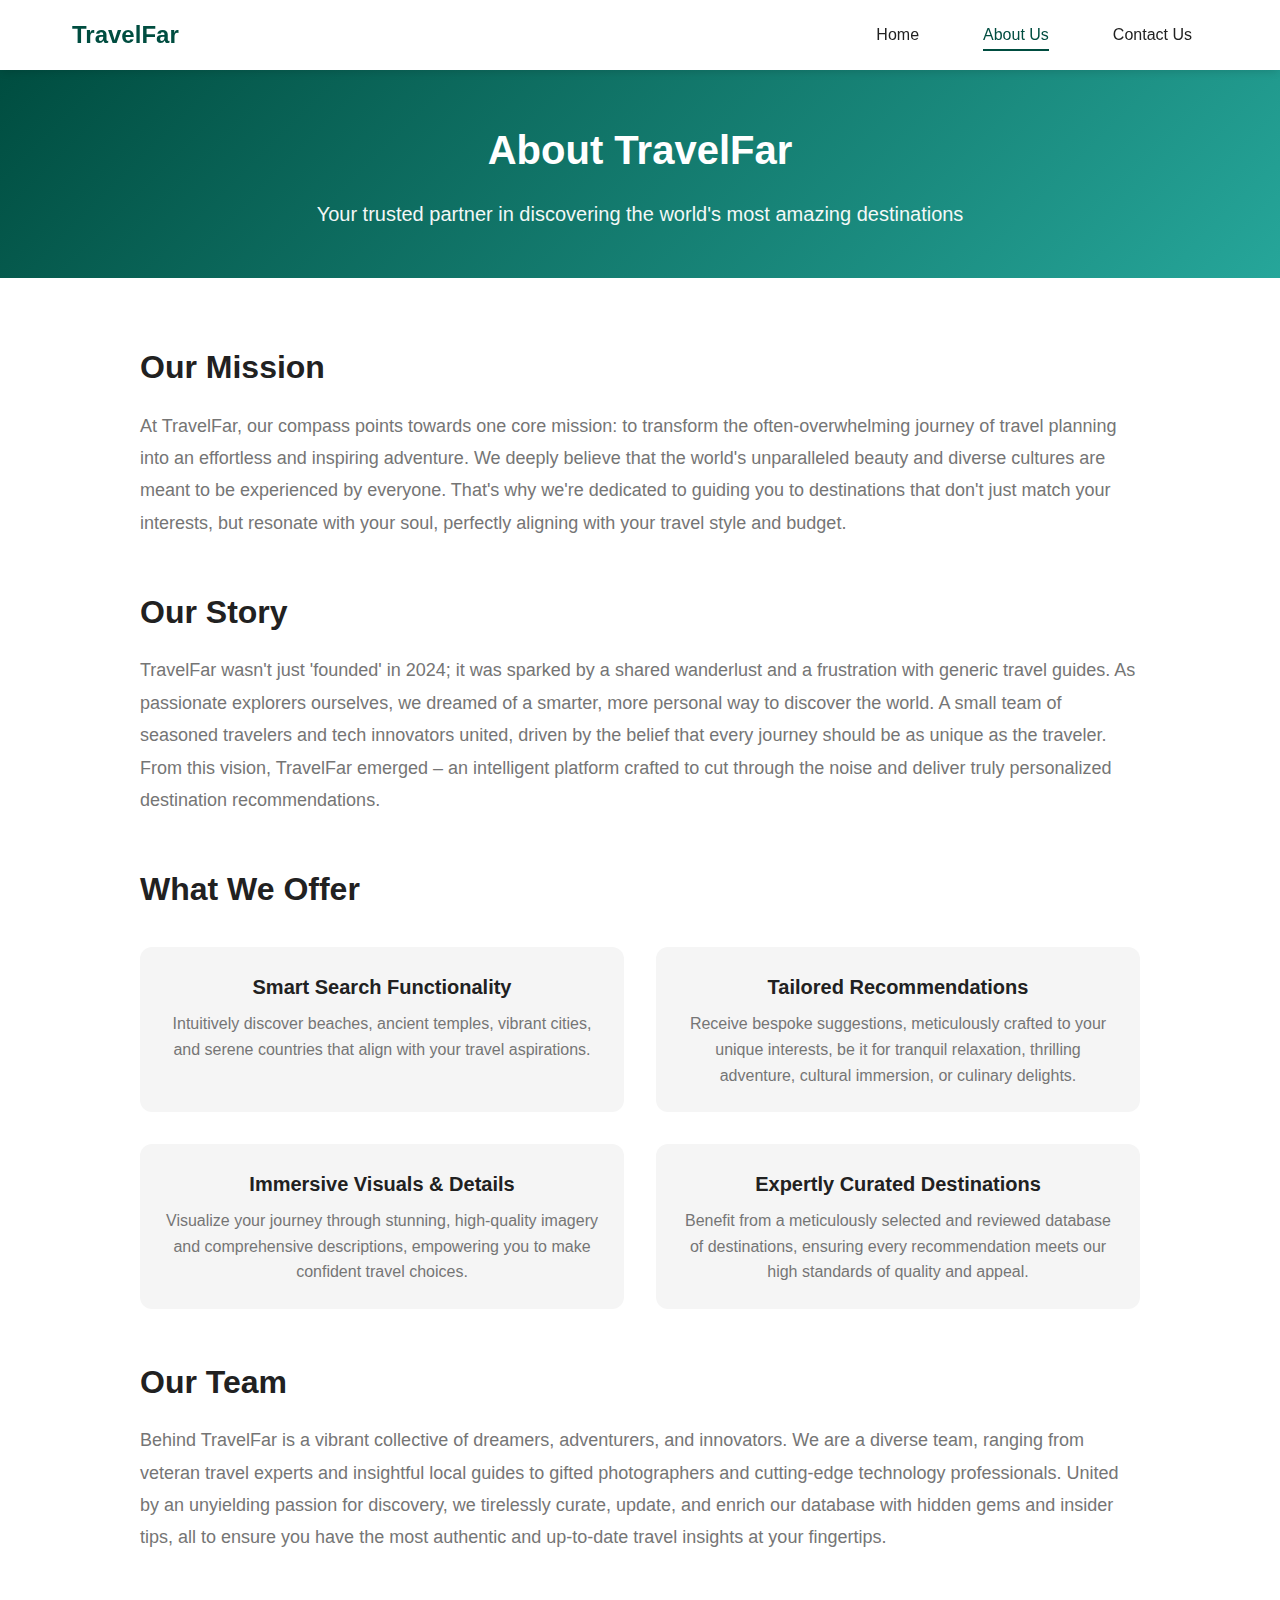
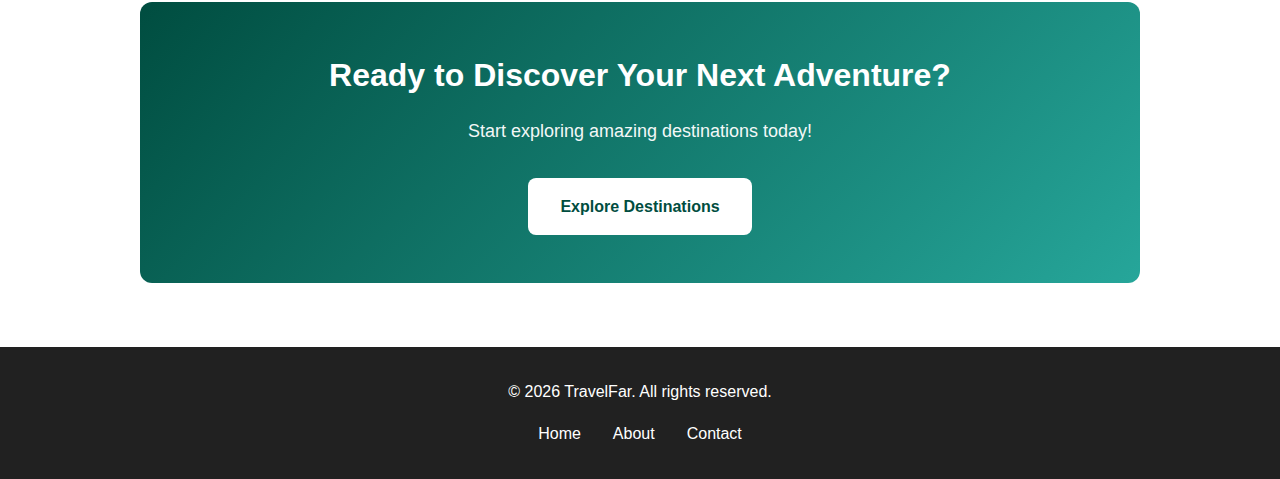
<file: about.html>
<!DOCTYPE html>
<html lang="en">
<head>
    <meta charset="UTF-8">
    <meta name="viewport" content="width=device-width, initial-scale=1.0">
    <title>About Us - TravelFar</title>
    <link rel="stylesheet" href="styles.css">
</head>
<body>
<!-- ==================
     = Navigation Bar =
     ================== -->
    <nav class="navbar">
        <div class="navbar__container">
            <a href="index.html" class="navbar__logo">
                <span class="navbar__logo-text">TravelFar</span>
            </a>
            <ul class="navbar__menu">
                <li class="navbar__item"><a href="index.html" class="navbar__link">Home</a></li>
                <li class="navbar__item"><a href="about.html" class="navbar__link navbar__link--active">About Us</a></li>
                <li class="navbar__item"><a href="contact.html" class="navbar__link">Contact Us</a></li>
            </ul>
            <button class="navbar__toggle" id="mobile-menu">
                <span class="navbar__toggle-bar"></span>
                <span class="navbar__toggle-bar"></span>
                <span class="navbar__toggle-bar"></span>
            </button>
        </div>
    </nav>
<!-- =========================
     = About Us Hero Section =
     ========================= -->
    <section class="about-hero">
        <div class="about-hero__container">
            <h1 class="about-hero__title">About TravelFar</h1>
            <p class="about-hero__subtitle">Your trusted partner in discovering the world's most amazing destinations</p>
        </div>
    </section>
<!-- ====================
     = About Us Content =
     ==================== -->
    <section class="about">
        <div class="about__container">
<!-- ===================
     = Mission Section =
     =================== -->
            <div class="about__section">
                <h2 class="about__title">Our Mission</h2>
                <p class="about__text">
                    At TravelFar, our compass points towards one core mission: to transform the often-overwhelming journey of travel planning into an effortless and inspiring adventure. We deeply believe that the world's unparalleled beauty and diverse cultures are meant to be experienced by everyone. That's why we're dedicated to guiding you to destinations that don't just match your interests, but resonate with your soul, perfectly aligning with your travel style and budget.
                </p>
            </div>
<!-- =====================
     = Our Story Section =
     ===================== -->
            <div class="about__section">
                <h2 class="about__title">Our Story</h2>
                <p class="about__text">
                    TravelFar wasn't just 'founded' in 2024; it was sparked by a shared wanderlust and a frustration with generic travel guides. As passionate explorers ourselves, we dreamed of a smarter, more personal way to discover the world. A small team of seasoned travelers and tech innovators united, driven by the belief that every journey should be as unique as the traveler. From this vision, TravelFar emerged – an intelligent platform crafted to cut through the noise and deliver truly personalized destination recommendations.
                </p>
            </div>
<!-- =========================
     = What We Offer Section =
     ========================= -->
            <div class="about__section">
                <h2 class="about__title">What We Offer</h2>
                <div class="about__features">
                        <div class="about__feature">
                            <h3 class="about__feature-title">Smart Search Functionality</h3>
                            <p class="about__feature-text">
                                Intuitively discover beaches, ancient temples, vibrant cities, and serene countries that align with your travel aspirations.
                            </p>
                        </div>
                    <div class="about__feature">
                        <h3 class="about__feature-title">Tailored Recommendations</h3>
                        <p class="about__feature-text">
                            Receive bespoke suggestions, meticulously crafted to your unique interests, be it for tranquil relaxation, thrilling adventure, cultural immersion, or culinary delights.
                        </p>
                    </div>
                    <div class="about__feature">
                        <h3 class="about__feature-title">Immersive Visuals & Details</h3>
                        <p class="about__feature-text">
                            Visualize your journey through stunning, high-quality imagery and comprehensive descriptions, empowering you to make confident travel choices.
                        </p>
                    </div>
                    <div class="about__feature">
                        <h3 class="about__feature-title">Expertly Curated Destinations</h3>
                        <p class="about__feature-text">
                            Benefit from a meticulously selected and reviewed database of destinations, ensuring every recommendation meets our high standards of quality and appeal.
                        </p>
                    </div>
                </div>
            </div>
<!-- ====================
     = Our Team Section =
     ==================== -->
            <div class="about__section">
                <h2 class="about__title">Our Team</h2>
                <p class="about__text">
                    Behind TravelFar is a vibrant collective of dreamers, adventurers, and innovators. We are a diverse team, ranging from veteran travel experts and insightful local guides to gifted photographers and cutting-edge technology professionals. United by an unyielding passion for discovery, we tirelessly curate, update, and enrich our database with hidden gems and insider tips, all to ensure you have the most authentic and up-to-date travel insights at your fingertips.
                </p>
            </div>
<!-- ==================
     = Call to Action =
     ================== -->
            <div class="about__cta">
                <h2 class="about__cta-title">Ready to Discover Your Next Adventure?</h2>
                <p class="about__cta-text">Start exploring amazing destinations today!</p>
                <a href="index.html" class="about__cta-btn">Explore Destinations</a>
            </div>
        </div>
    </section>
<!-- ==========
     = Footer =
     ========== -->
    <footer class="footer">
        <div class="footer__container">
            <p class="footer__text">&copy; <script>document.write(new Date().getFullYear())</script> TravelFar. All rights reserved.</p>
            <div class="footer__links">
                <a href="index.html" class="footer__link">Home</a>
                <a href="about.html" class="footer__link">About</a>
                <a href="contact.html" class="footer__link">Contact</a>
            </div>
        </div>
    </footer>

    <script src="script.js"></script>
</body>
</html>
</file>
<file: styles.css>
/* ===========================
   = CSS Reset & Base Styles =
   =========================== */
* {
    margin: 0;
    padding: 0;
    box-sizing: border-box;
}

:root {
    --primary-color: #004d40; /* Deep Teal */
    --primary-dark: #00332e; /* Darker Teal */
    --primary-light: #26a69a; /* Lighter Teal/Turquoise */
    --secondary-color: #ffb300; /* Amber/Soft Gold */
    --text-primary: #212121; /* Very Dark Gray */
    --text-secondary: #757575; /* Medium Gray */
    --bg-light: #f5f5f5; /* Light Gray/Off-white */
    --bg-white: #ffffff; /* White */
    --border-color: #e0e0e0; /* Softer border */
    --shadow-sm: 0 1px 2px 0 rgba(0, 0, 0, 0.08);
    --shadow-md: 0 4px 8px -2px rgba(0, 0, 0, 0.12);
    --shadow-lg: 0 10px 20px -5px rgba(0, 0, 0, 0.18);
    --transition: all 0.3s ease;
}

body {
    font-family: -apple-system, BlinkMacSystemFont, 'Segoe UI', Roboto, Oxygen, Ubuntu, Cantarell, sans-serif;
    line-height: 1.6;
    color: var(--text-primary);
    background-color: var(--bg-light);
}

/* ========================
   = Navigation Bar (BEM) =
   ======================== */
.navbar {
    background-color: var(--bg-white);
    box-shadow: var(--shadow-md);
    position: sticky;
    top: 0;
    z-index: 1000;
}

.navbar__container {
    max-width: 1200px;
    margin: 0 auto;
    padding: 1rem 2rem;
    display: flex;
    justify-content: space-between;
    align-items: center;
}

.navbar__logo {
    display: flex;
    align-items: center;
    gap: 0.5rem;
    text-decoration: none;
    font-size: 1.5rem;
    font-weight: bold;
    color: var(--primary-color);
    transition: var(--transition);
}

.navbar__logo:hover {
    color: var(--primary-dark);
}

.navbar__logo-icon {
    font-size: 1.75rem;
}

.navbar__menu {
    display: flex;
    list-style: none;
    gap: 2rem;
}

.navbar__link {
    text-decoration: none;
    color: var(--text-primary);
    font-weight: 500;
    padding: 0.5rem 0;
    margin: 0 1rem;
    position: relative;
    transition: var(--transition);
}

.navbar__link::after {
    content: '';
    position: absolute;
    width: 0;
    height: 2px;
    bottom: 0;
    left: 0;
    background-color: var(--primary-color);
    transition: width 0.3s ease;
}

.navbar__link:hover::after,
.navbar__link--active::after {
    width: 100%;
}

.navbar__link:hover,
.navbar__link--active {
    color: var(--primary-color);
    background-color: transparent;
}

.navbar__toggle {
    display: none;
    flex-direction: column;
    gap: 4px;
    background: none;
    border: none;
    cursor: pointer;
    padding: 0.5rem;
}

.navbar__toggle-bar {
    width: 25px;
    height: 3px;
    background-color: var(--text-primary);
    transition: var(--transition);
}

/* ================
   = Hero Section =
   ================ */
.hero {
    background: linear-gradient(rgba(0, 0, 0, 0.5), rgba(0, 0, 0, 0.5)), url('https://images.unsplash.com/photo-1469474968028-56623f02e42e?auto=format&fit=crop&w=1920&q=80');
    background-size: cover;
    background-position: center;
    color: var(--bg-white);
    padding: 8rem 2rem;
    text-align: center;
    margin-bottom: 2rem;
}

.hero__title {
    font-size: 3.5rem;
    margin-bottom: 1.5rem;
    font-weight: 800;
    text-shadow: 0 2px 4px rgba(0,0,0,0.3);
}

.hero__subtitle {
    font-size: 1.25rem;
    margin-bottom: 3rem;
    line-height: 1.8;
    opacity: 0.95;
    max-width: 800px;
    margin-left: auto;
    margin-right: auto;
    text-shadow: 0 1px 2px rgba(0,0,0,0.3);
}

.hero__search {
    display: flex;
    gap: 1rem;
    max-width: 600px;
    margin: 0 auto;
    flex-wrap: wrap;
    justify-content: center;
}

.hero__search-input {
    flex: 1;
    min-width: 250px;
    padding: 0.875rem 1.25rem;
    border: none;
    border-radius: 0.5rem;
    font-size: 1rem;
    box-shadow: var(--shadow-md);
}

.hero__search-input:focus {
    outline: 2px solid var(--secondary-color);
}

.hero__search-btn,
.hero__clear-btn {
    padding: 0.875rem 2rem;
    border: none;
    border-radius: 0.5rem;
    font-size: 1rem;
    font-weight: 600;
    cursor: pointer;
    transition: var(--transition);
    box-shadow: var(--shadow-md);
}

.hero__search-btn {
    background-color: var(--secondary-color);
    color: var(--bg-white);
}

.hero__search-btn:hover {
    background-color: #d97706;
    transform: translateY(-2px);
    box-shadow: var(--shadow-lg);
}

.hero__clear-btn {
    background-color: var(--bg-white);
    color: var(--text-primary);
}

.hero__clear-btn:hover {
    background-color: var(--bg-light);
}

/* ==========================
   = Search Results Section =
   ========================== */
.results {
    padding: 3rem 2rem;
    background-color: var(--bg-white);
}

.results__container {
    max-width: 1200px;
    margin: 0 auto;
}

.results__title {
    font-size: 2rem;
    margin-bottom: 2rem;
    color: var(--text-primary);
    text-align: center;
}

.results__grid {
    display: grid;
    grid-template-columns: repeat(auto-fill, minmax(300px, 1fr));
    gap: 2rem;
}

/* ===========================
   = Recommendations Section =
   =========================== */
.recommendations {
    padding: 4rem 2rem;
}

.recommendations__container {
    max-width: 1200px;
    margin: 0 auto;
}

.recommendations__header {
    font-size: 2.5rem;
    text-align: center;
    margin-bottom: 3rem;
    color: var(--text-primary);
}

.recommendations__category {
    margin-bottom: 4rem;
}

.recommendations__category-title {
    font-size: 1.75rem;
    margin-bottom: 1.5rem;
    color: var(--text-primary);
    padding-bottom: 0.5rem;
    border-bottom: 3px solid var(--primary-color);
}

.recommendations__grid {
    display: grid;
    grid-template-columns: 1fr;
    gap: 2rem;
}

@media (min-width: 768px) {
    .recommendations__grid {
        grid-template-columns: repeat(2, 1fr);
    }
}

@media (min-width: 1024px) {
    .recommendations__grid {
        grid-template-columns: repeat(2, 1fr);
    }
}

/* ====================
   = Destination Card =
   ==================== */
.card {
    background-color: var(--bg-white);
    border-radius: 0.75rem;
    overflow: hidden;
    box-shadow: var(--shadow-md);
    transition: var(--transition);
}

.card:hover {
    transform: translateY(-5px);
    box-shadow: var(--shadow-lg);
}

.card__images {
    position: relative;
    height: 200px;
    overflow: hidden;
}

.card__image {
    width: 100%;
    height: 100%;
    object-fit: cover;
    transition: var(--transition);
}

.card:hover .card__image {
    transform: scale(1.05);
}

.card__image-nav {
    position: absolute;
    bottom: 10px;
    left: 50%;
    transform: translateX(-50%);
    display: flex;
    gap: 0.5rem;
}

.card__image-dot {
    width: 10px;
    height: 10px;
    border-radius: 50%;
    background-color: rgba(255, 255, 255, 0.5);
    cursor: pointer;
    transition: var(--transition);
}

.card__image-dot--active {
    background-color: var(--bg-white);
    transform: scale(1.2);
}

.card__content {
    padding: 1.5rem;
}

.card__title {
    font-size: 1.5rem;
    margin-bottom: 0.5rem;
    color: var(--text-primary);
}

.card__location {
    color: var(--text-secondary);
    margin-bottom: 1rem;
    display: flex;
    align-items: center;
    gap: 0.25rem;
}

.card__description {
    color: var(--text-secondary);
    line-height: 1.6;
    margin-bottom: 1rem;
}

.card__button {
    display: inline-block;
    padding: 0.75rem 1.5rem;
    background-color: var(--primary-color);
    color: var(--bg-white);
    text-decoration: none;
    border-radius: 4px;
    font-weight: 600;
    text-transform: uppercase;
    letter-spacing: 0.5px;
    box-shadow: 0 2px 4px rgba(0,0,0,0.2);
    transition: var(--transition);
}

.card__button:hover {
    background-color: var(--primary-dark);
    box-shadow: 0 4px 8px rgba(0,0,0,0.3);
    transform: translateY(-1px);
}

/* ================
   = Team Section =
   ================ */
.team-grid {
    display: grid;
    grid-template-columns: repeat(3, 1fr);
    gap: 2rem;
    margin-top: 2rem;
}

@media (max-width: 768px) {
    .team-grid {
        grid-template-columns: 1fr;
    }
}

.team-member {
    text-align: center;
    background-color: var(--bg-light);
    padding: 2rem;
    border-radius: 0.75rem;
    box-shadow: var(--shadow-sm);
    transition: var(--transition);
}

.team-member:hover {
    transform: translateY(-5px);
    box-shadow: var(--shadow-md);
}

.team-member__img {
    width: 150px;
    height: 150px;
    border-radius: 50%;
    object-fit: cover;
    margin-bottom: 1rem;
    border: 3px solid var(--primary-color);
}

.team-member__name {
    font-size: 1.25rem;
    color: var(--text-primary);
    margin-bottom: 0.25rem;
}

.team-member__role {
    color: var(--primary-color);
    font-weight: 600;
    font-size: 0.9rem;
    margin-bottom: 1rem;
    text-transform: uppercase;
    letter-spacing: 0.5px;
}

.team-member__bio {
    color: var(--text-secondary);
    font-size: 0.95rem;
    line-height: 1.5;
}

/* =====================
   = About Page Styles =
   ===================== */
.about-hero {
    background: linear-gradient(135deg, var(--primary-color) 0%, var(--primary-light) 100%);
    color: var(--bg-white);
    padding: 3rem 2rem;
    text-align: center;
}

.about-hero__container {
    max-width: 800px;
    margin: 0 auto;
}

.about-hero__title {
    font-size: 2.5rem;
    margin-bottom: 1rem;
}

.about-hero__subtitle {
    font-size: 1.25rem;
    opacity: 0.95;
}

.about {
    padding: 4rem 2rem;
    background-color: var(--bg-white);
}

.about__container {
    max-width: 1000px;
    margin: 0 auto;
}

.about__section {
    margin-bottom: 3rem;
}

.about__title {
    font-size: 2rem;
    margin-bottom: 1rem;
    color: var(--text-primary);
}

.about__text {
    font-size: 1.125rem;
    line-height: 1.8;
    color: var(--text-secondary);
}

.about__features {
    display: grid;
    grid-template-columns: repeat(2, 1fr);
    gap: 2rem;
    margin-top: 2rem;
}

.about__feature {
    padding: 1.5rem;
    background-color: var(--bg-light);
    border-radius: 0.75rem;
    text-align: center;
    transition: var(--transition);
}

.about__feature:hover {
    transform: translateY(-5px);
    box-shadow: var(--shadow-md);
}

.about__feature-icon {
    font-size: 3rem;
    margin-bottom: 1rem;
}

.about__feature-title {
    font-size: 1.25rem;
    margin-bottom: 0.5rem;
    color: var(--text-primary);
}

.about__feature-text {
    color: var(--text-secondary);
    line-height: 1.6;
}

.about__cta {
    background: linear-gradient(135deg, var(--primary-color) 0%, var(--primary-light) 100%);
    color: var(--bg-white);
    padding: 3rem;
    border-radius: 0.75rem;
    text-align: center;
    margin-top: 3rem;
}

.about__cta-title {
    font-size: 2rem;
    margin-bottom: 1rem;
}

.about__cta-text {
    font-size: 1.125rem;
    margin-bottom: 2rem;
    opacity: 0.95;
}

.about__cta-btn {
    display: inline-block;
    padding: 1rem 2rem;
    background-color: var(--bg-white);
    color: var(--primary-color);
    text-decoration: none;
    border-radius: 0.5rem;
    font-weight: 600;
    transition: var(--transition);
}

.about__cta-btn:hover {
    transform: translateY(-2px);
    box-shadow: var(--shadow-lg);
}

/* =======================
   = Contact Page Styles =
   ======================= */
.contact-hero {
    background: linear-gradient(135deg, var(--primary-color) 0%, var(--primary-light) 100%);
    color: var(--bg-white);
    padding: 3rem 2rem;
    text-align: center;
}

.contact-hero__container {
    max-width: 800px;
    margin: 0 auto;
}

.contact-hero__title {
    font-size: 2.5rem;
    margin-bottom: 1rem;
}

.contact-hero__subtitle {
    font-size: 1.25rem;
    opacity: 0.95;
}

.contact {
    padding: 4rem 2rem;
    background-color: var(--bg-light);
}

.contact__container {
    max-width: 1200px;
    margin: 0 auto;
}

.contact__content {
    display: grid;
    grid-template-columns: repeat(auto-fit, minmax(300px, 1fr));
    gap: 3rem;
}

.contact__info {
    background-color: var(--bg-white);
    padding: 2rem;
    border-radius: 0.75rem;
    box-shadow: var(--shadow-md);
}

.contact__info-title {
    font-size: 1.75rem;
    margin-bottom: 1rem;
    color: var(--text-primary);
}

.contact__info-text {
    color: var(--text-secondary);
    margin-bottom: 2rem;
    line-height: 1.6;
}

.contact__details {
    display: flex;
    flex-direction: column;
    gap: 1.5rem;
}

.contact__detail {
    display: flex;
    gap: 1rem;
    align-items: flex-start;
}

.contact__detail-icon {
    font-size: 1.5rem;
    flex-shrink: 0;
}

.contact__detail-title {
    font-size: 1.125rem;
    margin-bottom: 0.25rem;
    color: var(--text-primary);
}

.contact__detail-text {
    color: var(--text-secondary);
    line-height: 1.6;
}

.contact__form-wrapper {
    background-color: var(--bg-white);
    padding: 2rem;
    border-radius: 0.75rem;
    box-shadow: var(--shadow-md);
}

.contact__form-title {
    font-size: 1.75rem;
    margin-bottom: 1.5rem;
    color: var(--text-primary);
}

.contact__form-group {
    margin-bottom: 1.5rem;
}

.contact__form-label {
    display: block;
    margin-bottom: 0.5rem;
    font-weight: 600;
    color: var(--text-primary);
}

.contact__form-input,
.contact__form-textarea {
    width: 100%;
    padding: 0.875rem;
    border: 2px solid var(--border-color);
    border-radius: 0.5rem;
    font-size: 1rem;
    font-family: inherit;
    transition: var(--transition);
}

.contact__form-input:focus,
.contact__form-textarea:focus {
    outline: none;
    border-color: var(--primary-color);
    box-shadow: 0 0 0 3px rgba(37, 99, 235, 0.1);
}

.contact__form-textarea {
    resize: vertical;
    min-height: 120px;
}

.contact__form-submit {
    width: 100%;
    padding: 1rem;
    background-color: var(--primary-color);
    color: var(--bg-white);
    border: none;
    border-radius: 0.5rem;
    font-size: 1rem;
    font-weight: 600;
    cursor: pointer;
    transition: var(--transition);
}

.contact__form-submit:hover {
    background-color: var(--primary-dark);
    transform: translateY(-2px);
    box-shadow: var(--shadow-lg);
}

.contact__form-message {
    padding: 1rem;
    border-radius: 0.5rem;
    margin-top: 1rem;
    text-align: center;
}

.contact__form-message--success {
    background-color: #d1fae5;
    color: #065f46;
}

.contact__form-message--error {
    background-color: #fee2e2;
    color: #991b1b;
}

/* ==========
   = Footer =
   ========== */
.footer {
    background-color: var(--text-primary);
    color: var(--bg-white);
    padding: 2rem;
    text-align: center;
}

.footer__container {
    max-width: 1200px;
    margin: 0 auto;
}

.footer__text {
    margin-bottom: 1rem;
}

.footer__links {
    display: flex;
    justify-content: center;
    gap: 2rem;
    flex-wrap: wrap;
}

.footer__link {
    color: var(--bg-white);
    text-decoration: none;
    transition: var(--transition);
}

.footer__link:hover {
    color: var(--secondary-color);
}

/* =====================
   = Responsive Design =
   ===================== */
@media (max-width: 768px) {
    .navbar__menu {
        display: none;
        position: absolute;
        top: 100%;
        left: 0;
        right: 0;
        background-color: var(--bg-white);
        flex-direction: column;
        padding: 1rem;
        box-shadow: var(--shadow-lg);
    }

    .navbar__menu--active {
        display: flex;
    }

    .navbar__toggle {
        display: flex;
    }

    .hero__title {
        font-size: 2rem;
    }

    .hero__subtitle {
        font-size: 1rem;
    }

    .recommendations__header {
        font-size: 2rem;
    }

    .recommendations__category-title {
        font-size: 1.5rem;
    }

    .about-hero__title,
    .contact-hero__title {
        font-size: 2rem;
    }

    .contact__content {
        grid-template-columns: 1fr;
    }

    .about__features {
        grid-template-columns: 1fr;
    }
}

@media (max-width: 480px) {
    .hero__search {
        flex-direction: column;
    }

    .hero__search-input {
        min-width: 100%;
    }

    .hero__search-btn,
    .hero__clear-btn {
        width: 100%;
    }

    .recommendations__grid,
    .results__grid {
        grid-template-columns: 1fr;
    }
}
</file>
